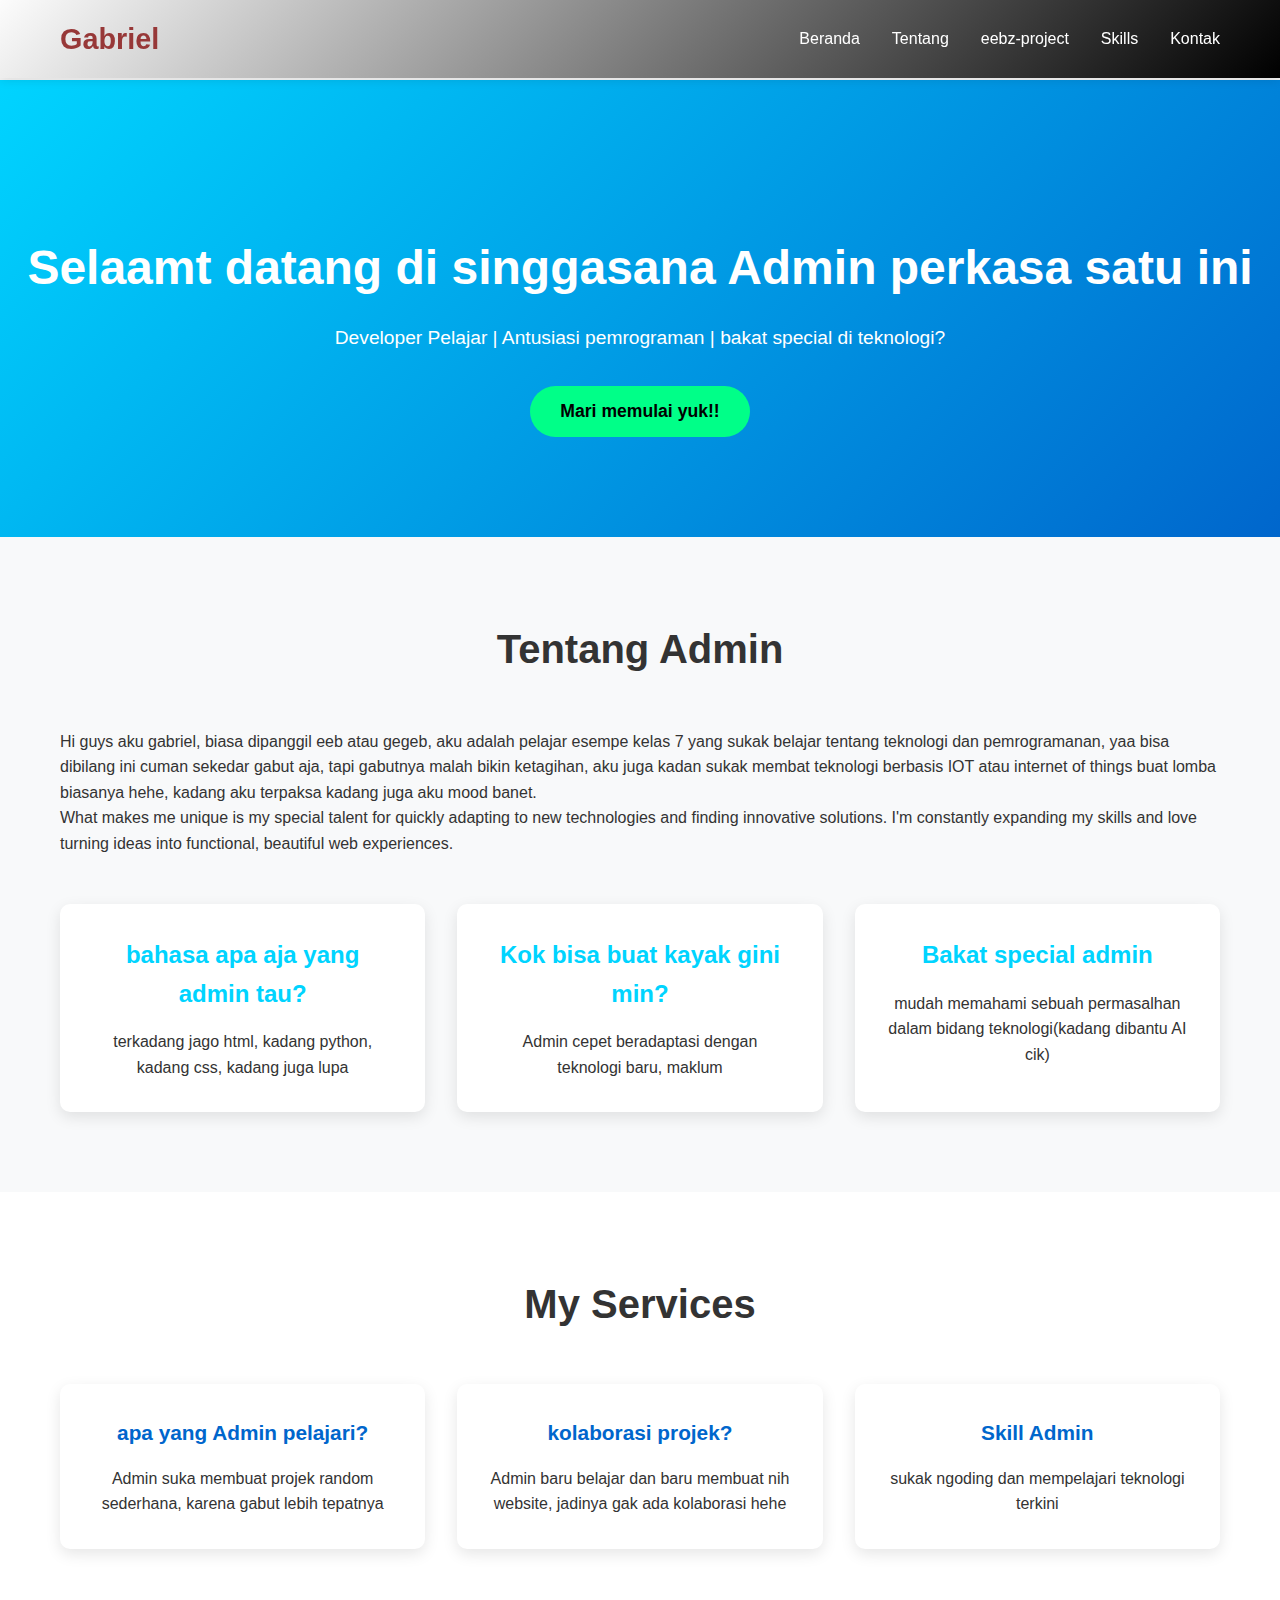
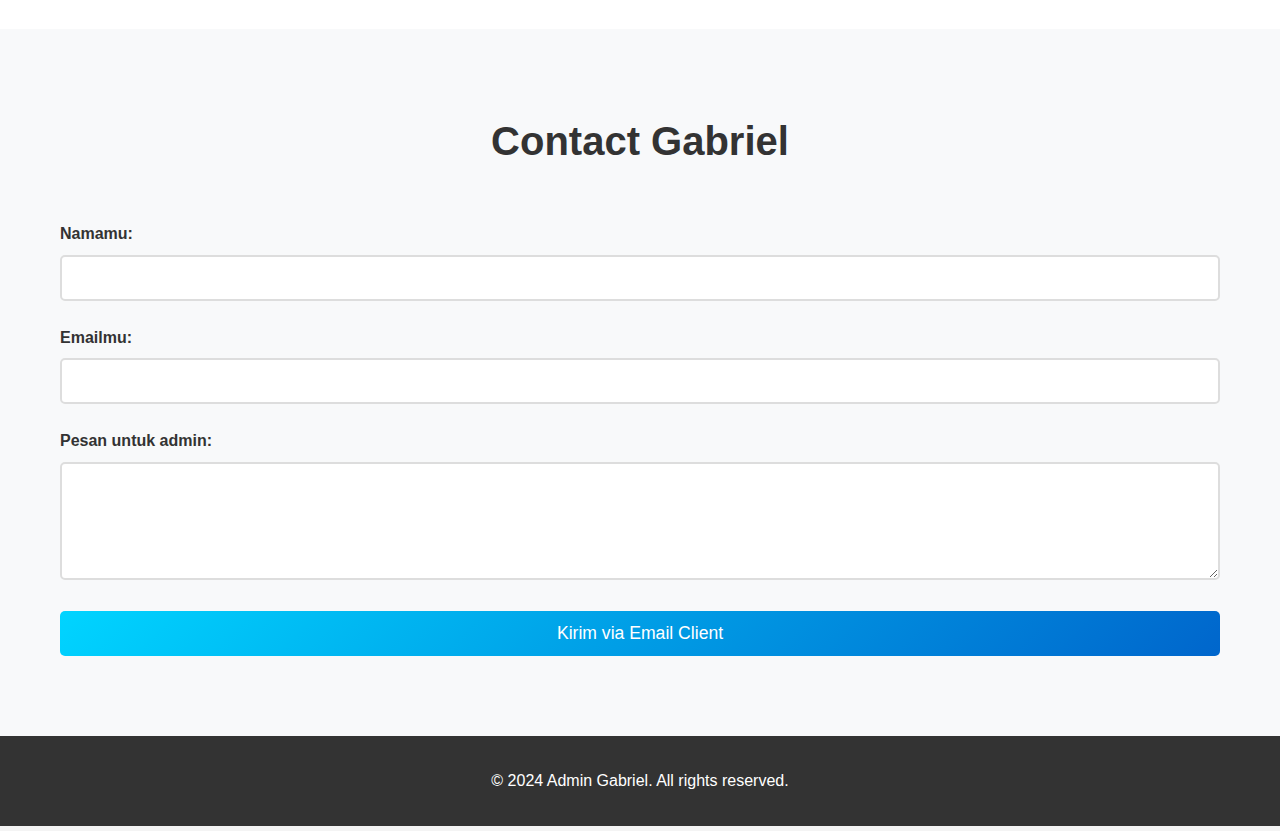
<file: index.html>
<!DOCTYPE html>
<html lang="en">
<head>
    <meta charset="UTF-8">
    <meta name="viewport" content="width=device-width, initial-scale=1.0">
    <title>Gabriel - Beranda</title>
    <link rel="stylesheet" href="styles.css">
</head>
<body>
    <header>
        <nav>
            <div class="logo">
                <h1>Gabriel</h1>
            </div>
            <ul class="nav-links">
                <li><a href="#home">Beranda</a></li>
                <li><a href="#about">Tentang</a></li>
                <li><a href="projects.html">eebz-project</a></li>
                <li><a href="skills.html">Skills</a></li>
                <li><a href="#contact">Kontak</a></li>
            </ul>
        </nav>
    </header>

    <main>
        <section id="home" class="hero">
            <div class="hero-content">
                <h2>Selaamt datang di singgasana Admin perkasa satu ini</h2>
                <p>Developer Pelajar | Antusiasi pemrograman | bakat special di teknologi?</p>
                <button id="hero-btn" class="cta-button">Mari memulai yuk!!</button>
            </div>
        </section>

        <section id="about" class="section">
            <div class="container">
                <h2>Tentang Admin</h2>
                <p>Hi guys aku gabriel, biasa dipanggil eeb atau gegeb, aku adalah pelajar esempe kelas 7 yang sukak belajar tentang teknologi dan pemrogramanan, yaa bisa dibilang ini cuman sekedar gabut aja, tapi gabutnya malah bikin ketagihan, aku juga kadan sukak membat teknologi berbasis IOT atau internet of things buat lomba biasanya hehe, kadang aku terpaksa kadang juga aku mood banet.</p>
                <p>What makes me unique is my special talent for quickly adapting to new technologies and finding innovative solutions. I'm constantly expanding my skills and love turning ideas into functional, beautiful web experiences.</p>
                <div class="features">
                    <div class="feature-card">
                        <h3>bahasa apa aja yang admin tau?</h3>
                        <p>terkadang jago html, kadang python, kadang css, kadang juga lupa</p>
                    </div>
                    <div class="feature-card">
                        <h3>Kok bisa buat kayak gini min?</h3>
                        <p>Admin cepet beradaptasi dengan teknologi baru, maklum</p>
                    </div>
                    <div class="feature-card">
                        <h3>Bakat special admin</h3>
                        <p>mudah memahami sebuah permasalhan dalam bidang teknologi(kadang dibantu AI cik)</p>
                    </div>
                </div>
            </div>
        </section>

        <section id="services" class="section">
            <div class="container">
                <h2>My Services</h2>
                <div class="services-grid">
                    <div class="service-item">
                        <h3>apa yang Admin pelajari?</h3>
                        <p>Admin suka membuat projek random sederhana, karena gabut lebih tepatnya</p>
                    </div>
                    <div class="service-item">
                        <h3>kolaborasi projek?</h3>
                        <p>Admin baru belajar dan baru membuat nih website, jadinya gak ada kolaborasi hehe</p>
                    </div>
                    <div class="service-item">
                        <h3>Skill Admin</h3>
                        <p>sukak ngoding dan mempelajari teknologi terkini</p>
                    </div>
                </div>
            </div>
        </section>

        <section id="contact" class="section">
            <div class="container">
                <h2>Contact Gabriel</h2>
                <form action="mailto:admin@example.com" method="post" enctype="text/plain">
  <div class="form-group">
    <label for="name">Namamu:</label>
    <input type="text" id="name" name="name" required>
  </div>
  <div class="form-group">
    <label for="email">Emailmu:</label>
    <input type="email" id="email" name="email" required>
  </div>
  <div class="form-group">
    <label for="message">Pesan untuk admin:</label>
    <textarea id="message" name="message" rows="5" required></textarea>
  </div>
  <button type="submit" class="submit-btn">Kirim via Email Client</button>
</form>

            </div>
        </section>
    </main>

    <footer>
        <div class="container">
            <p>&copy; 2024 Admin Gabriel. All rights reserved.</p>
        </div>
    </footer>

    <script src="script.js"></script>
</body>
</html>
</file>
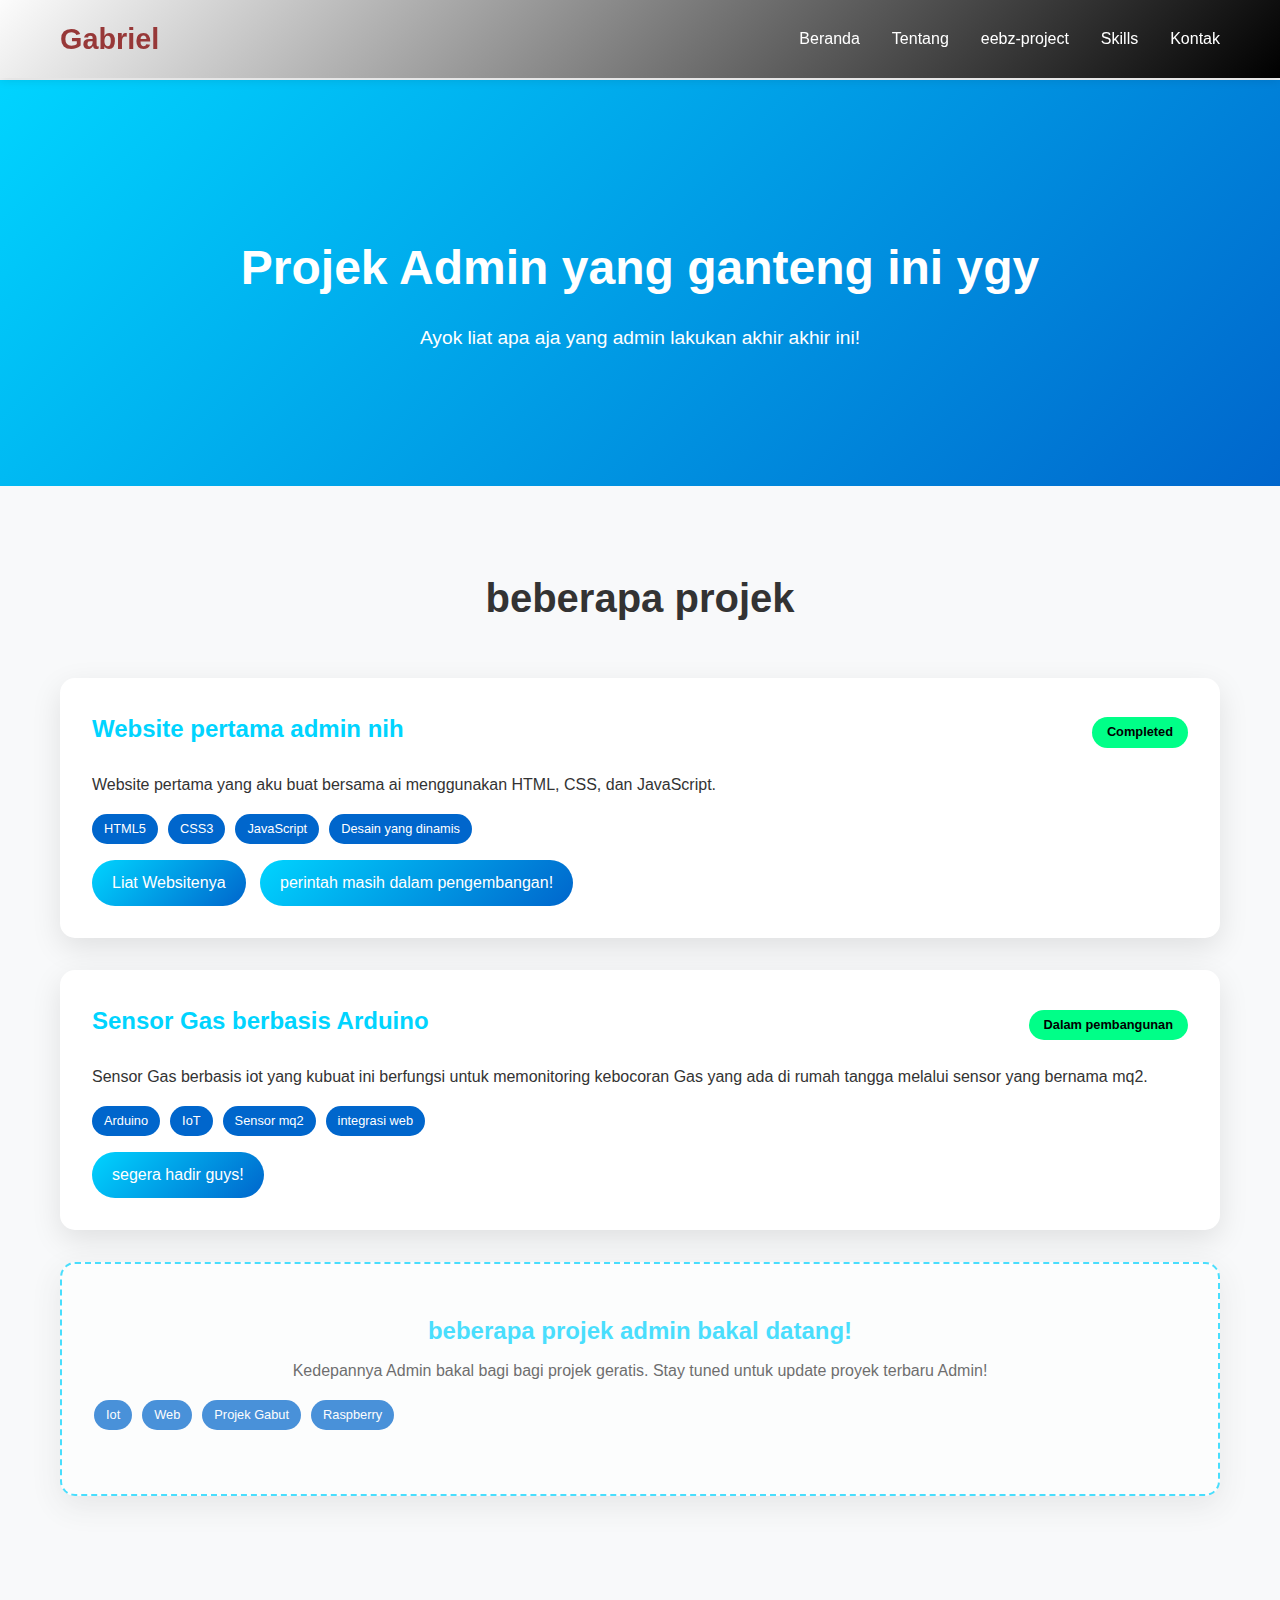
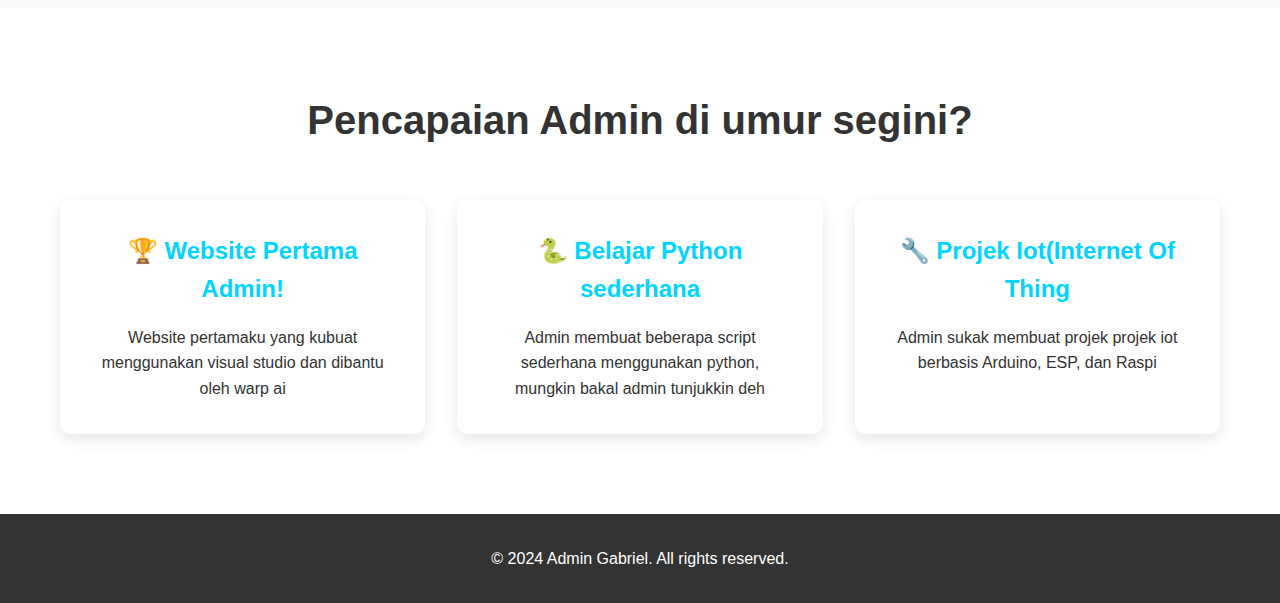
<file: projects.html>
<!DOCTYPE html>
<html lang="en">
<head>
    <meta charset="UTF-8">
    <meta name="viewport" content="width=device-width, initial-scale=1.0">
    <title>Gabriel - Projek ku</title>
    <link rel="stylesheet" href="styles.css">
    <style>
        .project-card {
            background: white;
            border-radius: 15px;
            padding: 2rem;
            margin-bottom: 2rem;
            box-shadow: 0 10px 30px rgba(0,0,0,0.1);
            transition: transform 0.3s ease, box-shadow 0.3s ease;
        }
        
        .project-card:hover {
            transform: translateY(-10px);
            box-shadow: 0 20px 40px rgba(0,212,255,0.2);
        }
        
        .project-header {
            display: flex;
            justify-content: space-between;
            align-items: center;
            margin-bottom: 1rem;
        }
        
        .project-title {
            color: #00D4FF;
            font-size: 1.5rem;
            margin-bottom: 0.5rem;
        }
        
        .project-status {
            background: #00FF88;
            color: #000;
            padding: 5px 15px;
            border-radius: 20px;
            font-size: 0.8rem;
            font-weight: bold;
        }
        
        .project-tech {
            display: flex;
            gap: 10px;
            margin: 1rem 0;
            flex-wrap: wrap;
        }
        
        .tech-tag {
            background: #0066CC;
            color: white;
            padding: 5px 12px;
            border-radius: 15px;
            font-size: 0.8rem;
        }
        
        .project-links {
            margin-top: 1rem;
        }
        
        .project-btn {
            background: linear-gradient(135deg, #00D4FF 0%, #0066CC 100%);
            color: white;
            padding: 10px 20px;
            border: none;
            border-radius: 25px;
            text-decoration: none;
            display: inline-block;
            margin-right: 10px;
            transition: transform 0.3s ease;
        }
        
        .project-btn:hover {
            transform: scale(1.05);
        }
        
        .coming-soon {
            opacity: 0.7;
            border: 2px dashed #00D4FF;
            text-align: center;
            padding: 3rem 2rem;
        }
    </style>
</head>
<body>
    <header>
        <nav>
            <div class="logo">
                <h1>Gabriel</h1>
            </div>
            <ul class="nav-links">
                <li><a href="index.html">Beranda</a></li>
                <li><a href="#about">Tentang</a></li>
                <li><a href="projects.html">eebz-project</a></li>
                <li><a href="skills.html">Skills</a></li>
                <li><a href="#contact">Kontak</a></li>
            </ul>
        </nav>
    </header>

    <main>
        <section class="hero">
            <div class="hero-content">
                <h2>Projek Admin yang ganteng ini ygy</h2>
                <p>Ayok liat apa aja yang admin lakukan akhir akhir ini!</p>
            </div>
        </section>

        <section class="section">
            <div class="container">
                <h2>beberapa projek</h2>
                
                <div class="project-card">
                    <div class="project-header">
                        <h3 class="project-title">Website pertama admin nih</h3>
                        <span class="project-status">Completed</span>
                    </div>
                    <p>Website pertama yang aku buat bersama ai menggunakan HTML, CSS, dan JavaScript.</p>
                    
                    <div class="project-tech">
                        <span class="tech-tag">HTML5</span>
                        <span class="tech-tag">CSS3</span>
                        <span class="tech-tag">JavaScript</span>
                        <span class="tech-tag">Desain yang dinamis</span>
                    </div>
                    
                    <div class="project-links">
                        <a href="index.html" class="project-btn">Liat Websitenya</a>
                        <a href="#" class="project-btn">perintah masih dalam pengembangan!</a>
                    </div>
                </div>


                <div class="project-card">
                    <div class="project-header">
                        <h3 class="project-title">Sensor Gas berbasis Arduino</h3>
                        <span class="project-status">Dalam pembangunan</span>
                    </div>
                    <p>Sensor Gas berbasis iot yang kubuat ini berfungsi untuk memonitoring kebocoran Gas yang ada di rumah tangga melalui sensor yang bernama mq2.</p>
                    
                    <div class="project-tech">
                        <span class="tech-tag">Arduino</span>
                        <span class="tech-tag">IoT</span>
                        <span class="tech-tag">Sensor mq2</span>
                        <span class="tech-tag">integrasi web</span>
                    </div>
                    
                    <div class="project-links">
                        <a href="#" class="project-btn">segera hadir guys!</a>
                    </div>
                </div>

                <div class="project-card coming-soon">
                    <h3 class="project-title">beberapa projek admin bakal datang!</h3>
                    <p>Kedepannya Admin bakal bagi bagi projek geratis. Stay tuned untuk update proyek terbaru Admin!</p>
                    <div class="project-tech">
                        <span class="tech-tag">Iot</span>
                        <span class="tech-tag">Web</span>
                        <span class="tech-tag">Projek Gabut</span>
                        <span class="tech-tag">Raspberry</span>
                    </div>
                </div>
            </div>
        </section>

        <section class="section">
            <div class="container">
                <h2>Pencapaian Admin di umur segini?</h2>
                <div class="features">
                    <div class="feature-card">
                        <h3>🏆 Website Pertama Admin!</h3>
                        <p>Website pertamaku yang kubuat menggunakan visual studio dan dibantu oleh warp ai</p>
                    </div>
                    <div class="feature-card">
                        <h3>🐍 Belajar Python sederhana</h3>
                        <p>Admin membuat beberapa script sederhana menggunakan python, mungkin bakal admin tunjukkin deh</p>
                    </div>
                    <div class="feature-card">
                        <h3>🔧 Projek Iot(Internet Of Thing</h3>
                        <p>Admin sukak membuat projek projek iot berbasis Arduino, ESP, dan Raspi</p>
                    </div>
                </div>
            </div>
        </section>
    </main>

    <footer>
        <div class="container">
            <p>&copy; 2024 Admin Gabriel. All rights reserved.</p>
        </div>
    </footer>

    <script src="script.js"></script>
</body>
</html>
</file>
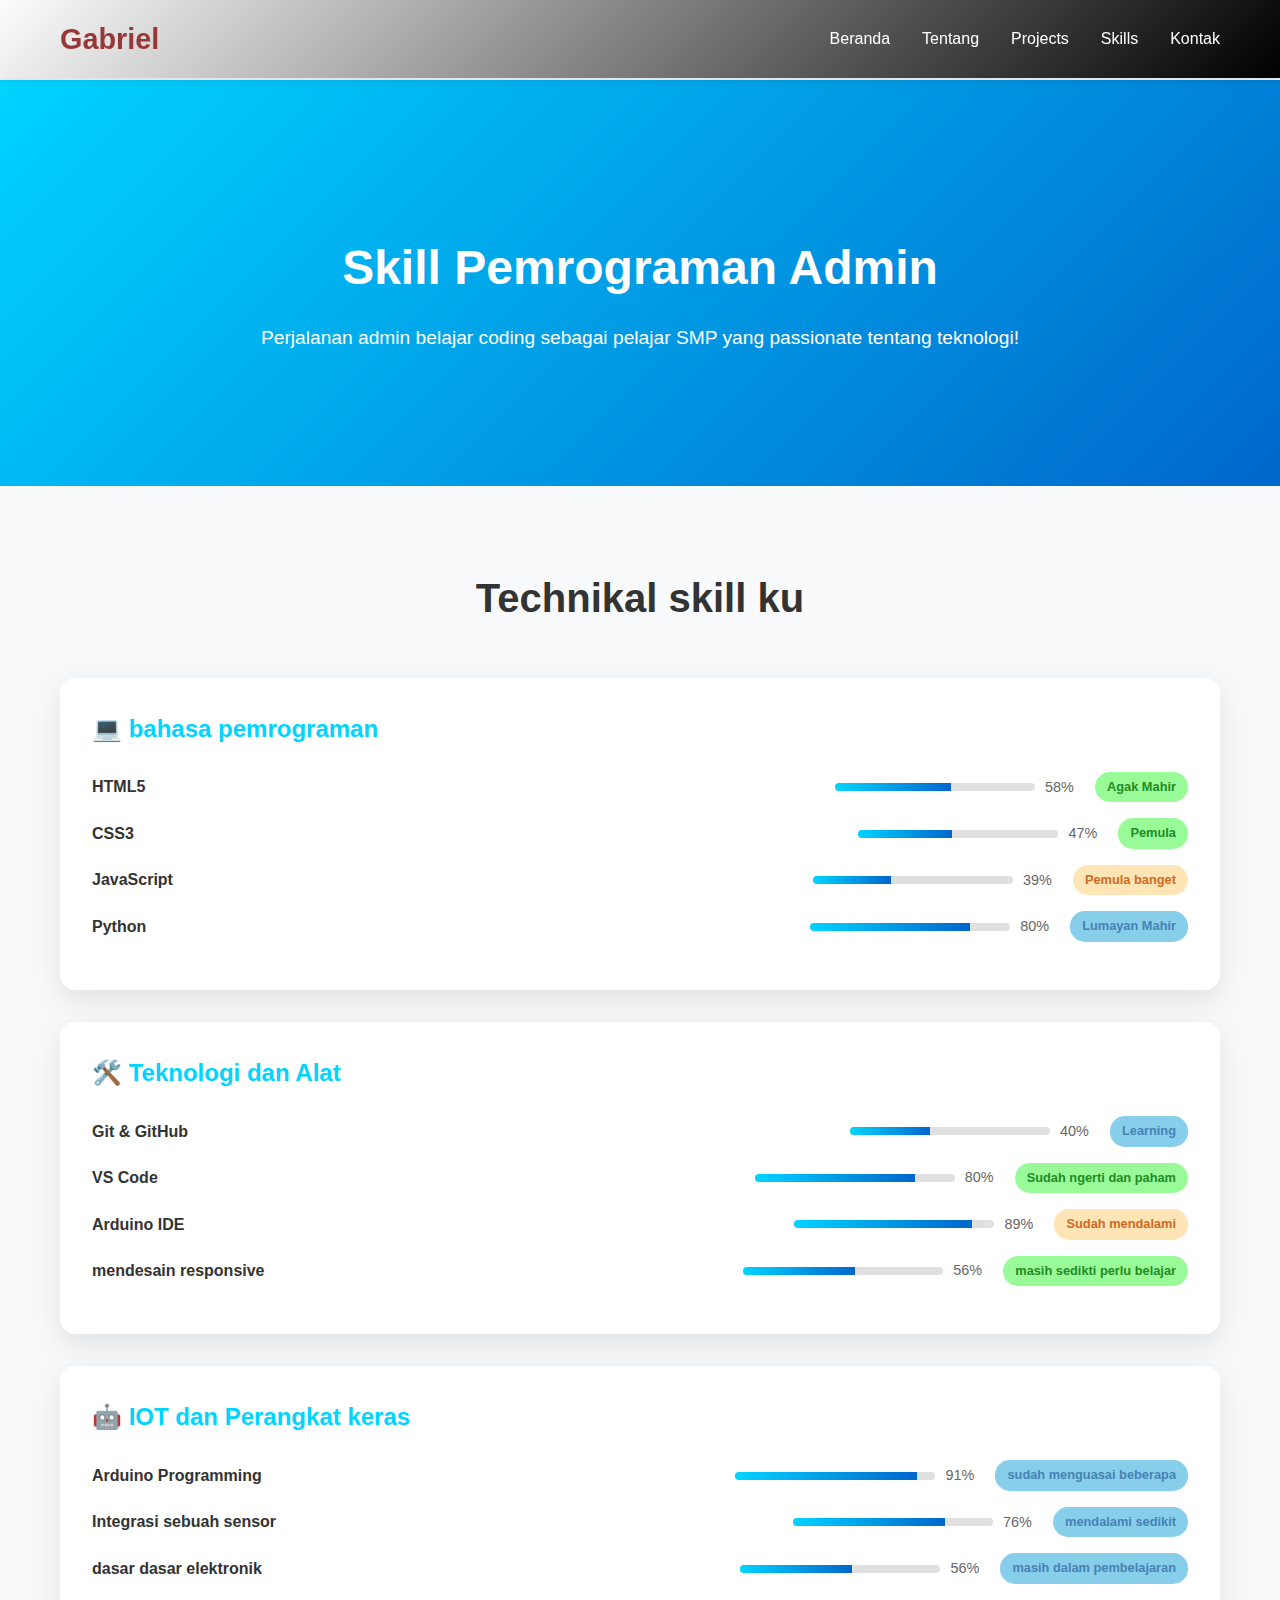
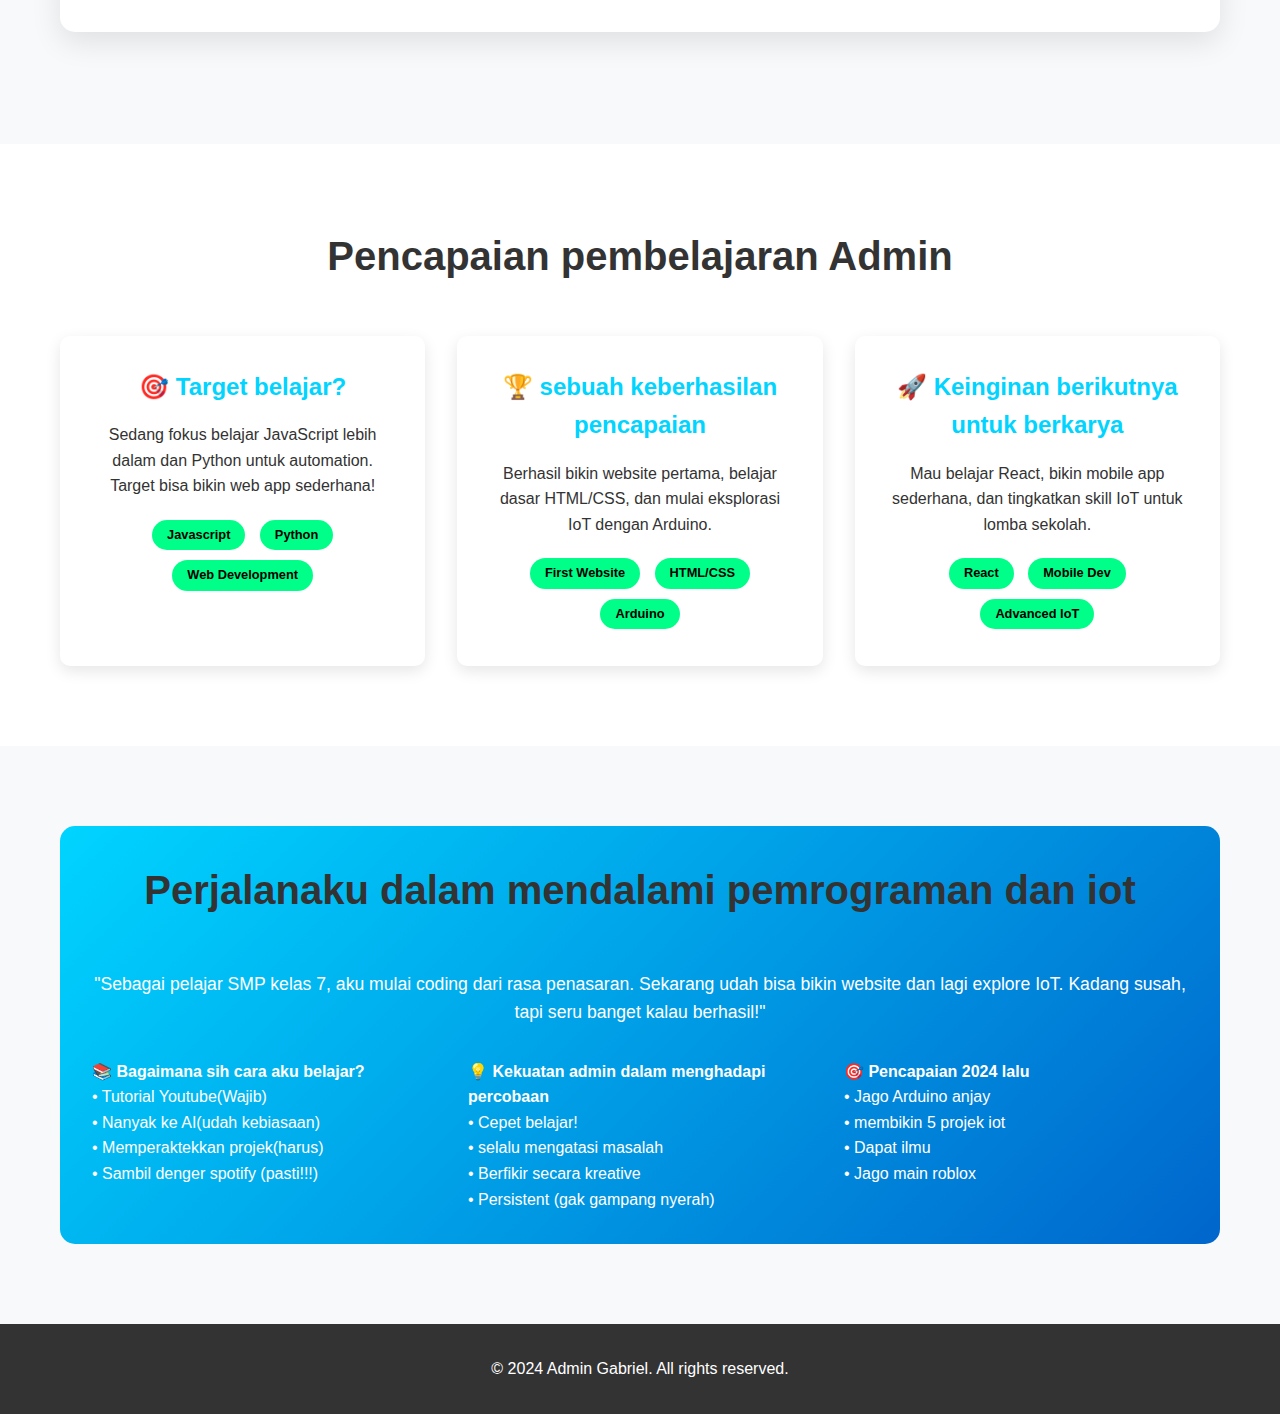
<file: skills.html>
<!DOCTYPE html>
<html lang="en">
<head>
    <meta charset="UTF-8">
    <meta name="viewport" content="width=device-width, initial-scale=1.0">
    <title>Gabriel - Skill Admin</title>
    <link rel="stylesheet" href="styles.css">
    <style>
        .skill-category {
            background: white;
            border-radius: 15px;
            padding: 2rem;
            margin-bottom: 2rem;
            box-shadow: 0 10px 30px rgba(0,0,0,0.1);
        }
        
        .skill-category h3 {
            color: #00D4FF;
            margin-bottom: 1.5rem;
            font-size: 1.5rem;
            display: flex;
            align-items: center;
            gap: 10px;
        }
        
        .skill-item {
            display: flex;
            justify-content: space-between;
            align-items: center;
            margin-bottom: 1rem;
        }
        
        .skill-name {
            font-weight: bold;
            color: #333;
        }
        
        .skill-level {
            display: flex;
            align-items: center;
            gap: 10px;
        }
        
        .skill-bar {
            width: 200px;
            height: 8px;
            background: #e0e0e0;
            border-radius: 4px;
            overflow: hidden;
        }
        
        .skill-progress {
            height: 100%;
            background: linear-gradient(90deg, #00D4FF, #0066CC);
            transition: width 2s ease;
        }
        
        .skill-percentage {
            font-size: 0.9rem;
            color: #666;
            min-width: 40px;
        }
        
        .learning-path {
            background: linear-gradient(135deg, #00D4FF 0%, #0066CC 100%);
            color: white;
            border-radius: 15px;
            padding: 2rem;
            text-align: center;
        }
        
        .achievement-badge {
            display: inline-block;
            background: #00FF88;
            color: #000;
            padding: 5px 15px;
            border-radius: 20px;
            font-size: 0.8rem;
            font-weight: bold;
            margin: 5px;
        }
        
        .learning-status {
            display: flex;
            justify-content: space-between;
            align-items: center;
            margin-top: 1rem;
        }
        
        .status-badge {
            padding: 5px 12px;
            border-radius: 15px;
            font-size: 0.8rem;
            font-weight: bold;
        }
        
        .beginner { background: #FFE4B5; color: #D2691E; }
        .intermediate { background: #98FB98; color: #228B22; }
        .learning { background: #87CEEB; color: #4682B4; }
    </style>
</head>
<body>
    <header>
        <nav>
            <div class="logo">
                <h1>Gabriel</h1>
            </div>
            <ul class="nav-links">
                <li><a href="index.html">Beranda</a></li>
                <li><a href="index.html#about">Tentang</a></li>
                <li><a href="projects.html">Projects</a></li>
                <li><a href="skills.html">Skills</a></li>
                <li><a href="index.html#contact">Kontak</a></li>
            </ul>
        </nav>
    </header>

    <main>
        <section class="hero">
            <div class="hero-content">
                <h2>Skill Pemrograman Admin</h2>
                <p>Perjalanan admin belajar coding sebagai pelajar SMP yang passionate tentang teknologi!</p>
            </div>
        </section>

        <section class="section">
            <div class="container">
                <h2>Technikal skill ku</h2>
                
                <div class="skill-category">
                    <h3>💻 bahasa pemrograman</h3>
                    
                    <div class="skill-item">
                        <span class="skill-name">HTML5</span>
                        <div class="skill-level">
                            <div class="skill-bar">
                                <div class="skill-progress" style="width: 58%"></div>
                            </div>
                            <span class="skill-percentage">58%</span>
                            <span class="status-badge intermediate">Agak Mahir</span>
                        </div>
                    </div>
                    
                    <div class="skill-item">
                        <span class="skill-name">CSS3</span>
                        <div class="skill-level">
                            <div class="skill-bar">
                                <div class="skill-progress" style="width: 47%"></div>
                            </div>
                            <span class="skill-percentage">47%</span>
                            <span class="status-badge intermediate">Pemula</span>
                        </div>
                    </div>
                    
                    <div class="skill-item">
                        <span class="skill-name">JavaScript</span>
                        <div class="skill-level">
                            <div class="skill-bar">
                                <div class="skill-progress" style="width: 39%"></div>
                            </div>
                            <span class="skill-percentage">39%</span>
                            <span class="status-badge beginner">Pemula banget</span>
                        </div>
                    </div>
                    
                    <div class="skill-item">
                        <span class="skill-name">Python</span>
                        <div class="skill-level">
                            <div class="skill-bar">
                                <div class="skill-progress" style="width: 80%"></div>
                            </div>
                            <span class="skill-percentage">80%</span>
                            <span class="status-badge learning">Lumayan Mahir</span>
                        </div>
                    </div>
                </div>

                <div class="skill-category">
                    <h3>🛠️ Teknologi dan Alat</h3>
                    
                    <div class="skill-item">
                        <span class="skill-name">Git & GitHub</span>
                        <div class="skill-level">
                            <div class="skill-bar">
                                <div class="skill-progress" style="width: 40%"></div>
                            </div>
                            <span class="skill-percentage">40%</span>
                            <span class="status-badge learning">Learning</span>
                        </div>
                    </div>
                    
                    <div class="skill-item">
                        <span class="skill-name">VS Code</span>
                        <div class="skill-level">
                            <div class="skill-bar">
                                <div class="skill-progress" style="width: 80%"></div>
                            </div>
                            <span class="skill-percentage">80%</span>
                            <span class="status-badge intermediate">Sudah ngerti dan paham</span>
                        </div>
                    </div>
                    
                    <div class="skill-item">
                        <span class="skill-name">Arduino IDE</span>
                        <div class="skill-level">
                            <div class="skill-bar">
                                <div class="skill-progress" style="width: 89%"></div>
                            </div>
                            <span class="skill-percentage">89%</span>
                            <span class="status-badge beginner">Sudah mendalami</span>
                        </div>
                    </div>
                    
                    <div class="skill-item">
                        <span class="skill-name">mendesain responsive</span>
                        <div class="skill-level">
                            <div class="skill-bar">
                                <div class="skill-progress" style="width: 56%"></div>
                            </div>
                            <span class="skill-percentage">56%</span>
                            <span class="status-badge intermediate">masih sedikti perlu belajar</span>
                        </div>
                    </div>
                </div>

                <div class="skill-category">
                    <h3>🤖 IOT dan Perangkat keras</h3>
                    
                    <div class="skill-item">
                        <span class="skill-name">Arduino Programming</span>
                        <div class="skill-level">
                            <div class="skill-bar">
                                <div class="skill-progress" style="width: 91%"></div>
                            </div>
                            <span class="skill-percentage">91%</span>
                            <span class="status-badge learning">sudah menguasai beberapa</span>
                        </div>
                    </div>
                    
                    <div class="skill-item">
                        <span class="skill-name">Integrasi sebuah sensor</span>
                        <div class="skill-level">
                            <div class="skill-bar">
                                <div class="skill-progress" style="width: 76%"></div>
                            </div>
                            <span class="skill-percentage">76%</span>
                            <span class="status-badge learning">mendalami sedikit</span>
                        </div>
                    </div>
                    
                    <div class="skill-item">
                        <span class="skill-name">dasar dasar elektronik</span>
                        <div class="skill-level">
                            <div class="skill-bar">
                                <div class="skill-progress" style="width: 56%"></div>
                            </div>
                            <span class="skill-percentage">56%</span>
                            <span class="status-badge learning">masih dalam pembelajaran</span>
                        </div>
                    </div>
                </div>
            </div>
        </section>

        <section class="section">
            <div class="container">
                <h2>Pencapaian pembelajaran Admin</h2>
                <div class="features">
                    <div class="feature-card">
                        <h3>🎯 Target belajar?</h3>
                        <p>Sedang fokus belajar JavaScript lebih dalam dan Python untuk automation. Target bisa bikin web app sederhana!</p>
                        <div style="margin-top: 1rem;">
                            <span class="achievement-badge">Javascript</span>
                            <span class="achievement-badge">Python</span>
                            <span class="achievement-badge">Web Development</span>
                        </div>
                    </div>
                    
                    <div class="feature-card">
                        <h3>🏆 sebuah keberhasilan pencapaian</h3>
                        <p>Berhasil bikin website pertama, belajar dasar HTML/CSS, dan mulai eksplorasi IoT dengan Arduino.</p>
                        <div style="margin-top: 1rem;">
                            <span class="achievement-badge">First Website</span>
                            <span class="achievement-badge">HTML/CSS</span>
                            <span class="achievement-badge">Arduino</span>
                        </div>
                    </div>
                    
                    <div class="feature-card">
                        <h3>🚀 Keinginan berikutnya untuk berkarya</h3>
                        <p>Mau belajar React, bikin mobile app sederhana, dan tingkatkan skill IoT untuk lomba sekolah.</p>
                        <div style="margin-top: 1rem;">
                            <span class="achievement-badge">React</span>
                            <span class="achievement-badge">Mobile Dev</span>
                            <span class="achievement-badge">Advanced IoT</span>
                        </div>
                    </div>
                </div>
            </div>
        </section>

        <section class="section">
            <div class="container">
                <div class="learning-path">
                    <h2>Perjalanaku dalam mendalami pemrograman dan iot</h2>
                    <p style="font-size: 1.1rem; margin-bottom: 2rem;">
                        "Sebagai pelajar SMP kelas 7, aku mulai coding dari rasa penasaran. 
                        Sekarang udah bisa bikin website dan lagi explore IoT. 
                        Kadang susah, tapi seru banget kalau berhasil!"
                    </p>
                    
                    <div style="display: grid; grid-template-columns: repeat(auto-fit, minmax(200px, 1fr)); gap: 2rem; text-align: left;">
                        <div>
                            <h4>📚 Bagaimana sih cara aku belajar?</h4>
                            <ul style="list-style: none; padding: 0;">
                                <li>• Tutorial Youtube(Wajib)</li>
                                <li>• Nanyak ke AI(udah kebiasaan)</li>
                                <li>• Memperaktekkan projek(harus)</li>
                                <li>• Sambil denger spotify (pasti!!!)</li>
                            </ul>
                        </div>
                        
                        <div>
                            <h4>💡 Kekuatan admin dalam menghadapi percobaan</h4>
                            <ul style="list-style: none; padding: 0;">
                                <li>• Cepet belajar!</li>
                                <li>• selalu mengatasi masalah</li>
                                <li>• Berfikir secara kreative</li>
                                <li>• Persistent (gak gampang nyerah)</li>
                            </ul>
                        </div>
                        
                        <div>
                            <h4>🎯 Pencapaian 2024 lalu</h4>
                            <ul style="list-style: none; padding: 0;">
                                <li>• Jago Arduino anjay</li>
                                <li>• membikin 5 projek iot</li>
                                <li>• Dapat ilmu</li>
                                <li>• Jago main roblox</li>
                            </ul>
                        </div>
                    </div>
                </div>
            </div>
        </section>
    </main>

    <footer>
        <div class="container">
            <p>&copy; 2024 Admin Gabriel. All rights reserved.</p>
        </div>
    </footer>

    <script src="script.js"></script>
    <script>
        // Animate skill bars when page loads
        window.addEventListener('load', function() {
            const skillBars = document.querySelectorAll('.skill-progress');
            skillBars.forEach(bar => {
                const width = bar.style.width;
                bar.style.width = '0%';
                setTimeout(() => {
                    bar.style.width = width;
                }, 500);
            });
        });
    </script>
</body>
</html>
</file>
<file: styles.css>
/* Reset and base styles */
* {
    margin: 0;
    padding: 0;
    box-sizing: border-box;
}

body {
    font-family: 'Arial', sans-serif;
    line-height: 1.6;
    color: #333;
    background-color: #f4f4f4;
}

.container {
    max-width: 1200px;
    margin: 0 auto;
    padding: 0 20px;
}

/* Header and Navigation */
header {
    background: linear-gradient(135deg, #fcfcfc 0%, #000000 100%);
    color: rgb(151, 56, 56);
    padding: 1rem 0;
    position: fixed;
    width: 100%;
    top: 0;
    z-index: 1000;
    box-shadow: 0 2px 10px rgba(0,0,0,0.1);
}

nav {
    display: flex;
    justify-content: space-between;
    align-items: center;
    max-width: 1200px;
    margin: 0 auto;
    padding: 0 20px;
}

.logo h1 {
    font-size: 1.8rem;
    font-weight: bold;
}

.nav-links {
    display: flex;
    list-style: none;
    gap: 2rem;
}

.nav-links a {
    color: white;
    text-decoration: none;
    font-weight: 500;
    transition: color 0.3s ease;
}

.nav-links a:hover {
    color: #00FF88;
}

/* Hero Section */
.hero {
    background: linear-gradient(135deg, #00D4FF 0%, #0066CC 100%);
    color: white;
    padding: 150px 0 100px;
    text-align: center;
    margin-top: 80px;
}

.hero-content h2 {
    font-size: 3rem;
    margin-bottom: 1rem;
    animation: fadeInUp 1s ease;
}

.hero-content p {
    font-size: 1.2rem;
    margin-bottom: 2rem;
    animation: fadeInUp 1s ease 0.2s both;
}

.cta-button {
    background: #00FF88;
    color: #000;
    padding: 15px 30px;
    border: none;
    border-radius: 50px;
    font-size: 1.1rem;
    font-weight: bold;
    cursor: pointer;
    transition: all 0.3s ease;
    animation: fadeInUp 1s ease 0.4s both;
}

.cta-button:hover {
    background: #00E676;
    transform: translateY(-2px);
    box-shadow: 0 5px 15px rgba(0,255,136,0.3);
}

/* Sections */
.section {
    padding: 80px 0;
    background: white;
}

.section:nth-child(even) {
    background: #f8f9fa;
}

.section h2 {
    font-size: 2.5rem;
    text-align: center;
    margin-bottom: 3rem;
    color: #333;
}

/* Features */
.features {
    display: grid;
    grid-template-columns: repeat(auto-fit, minmax(300px, 1fr));
    gap: 2rem;
    margin-top: 3rem;
}

.feature-card {
    background: white;
    padding: 2rem;
    border-radius: 10px;
    box-shadow: 0 5px 15px rgba(0,0,0,0.1);
    text-align: center;
    transition: transform 0.3s ease;
}

.feature-card:hover {
    transform: translateY(-5px);
}

.feature-card h3 {
    color: #00D4FF;
    margin-bottom: 1rem;
    font-size: 1.5rem;
}

/* Services */
.services-grid {
    display: grid;
    grid-template-columns: repeat(auto-fit, minmax(250px, 1fr));
    gap: 2rem;
    margin-top: 3rem;
}

.service-item {
    background: white;
    padding: 2rem;
    border-radius: 10px;
    box-shadow: 0 5px 15px rgba(0,0,0,0.1);
    text-align: center;
    transition: all 0.3s ease;
}

.service-item:hover {
    transform: translateY(-5px);
    box-shadow: 0 10px 25px rgba(0,0,0,0.15);
}

.service-item h3 {
    color: #0066CC;
    margin-bottom: 1rem;
    font-size: 1.3rem;
}

/* Contact Form */
#contact-form {
    max-width: 600px;
    margin: 0 auto;
    background: white;
    padding: 2rem;
    border-radius: 10px;
    box-shadow: 0 5px 15px rgba(0,0,0,0.1);
}

.form-group {
    margin-bottom: 1.5rem;
}

.form-group label {
    display: block;
    margin-bottom: 0.5rem;
    font-weight: bold;
    color: #333;
}

.form-group input,
.form-group textarea {
    width: 100%;
    padding: 12px;
    border: 2px solid #ddd;
    border-radius: 5px;
    font-size: 1rem;
    transition: border-color 0.3s ease;
}

.form-group input:focus,
.form-group textarea:focus {
    outline: none;
    border-color: #00D4FF;
}

.submit-btn {
    background: linear-gradient(135deg, #00D4FF 0%, #0066CC 100%);
    color: white;
    padding: 12px 30px;
    border: none;
    border-radius: 5px;
    font-size: 1.1rem;
    cursor: pointer;
    transition: all 0.3s ease;
    width: 100%;
}

.submit-btn:hover {
    transform: translateY(-2px);
    box-shadow: 0 5px 15px rgba(0,0,0,0.2);
}

/* Footer */
footer {
    background: #333;
    color: white;
    text-align: center;
    padding: 2rem 0;
}

/* Animations */
@keyframes fadeInUp {
    from {
        opacity: 0;
        transform: translateY(30px);
    }
    to {
        opacity: 1;
        transform: translateY(0);
    }
}

/* Responsive Design */
@media (max-width: 768px) {
    .nav-links {
        display: none;
    }
    
    .hero-content h2 {
        font-size: 2rem;
    }
    
    .hero-content p {
        font-size: 1rem;
    }
    
    .section h2 {
        font-size: 2rem;
    }
    
    .features,
    .services-grid {
        grid-template-columns: 1fr;
    }
}

/* Utility Classes */
.text-center {
    text-align: center;
}

.mb-2 {
    margin-bottom: 2rem;
}

.fade-in {
    opacity: 0;
    animation: fadeInUp 1s ease forwards;
}
</file>
